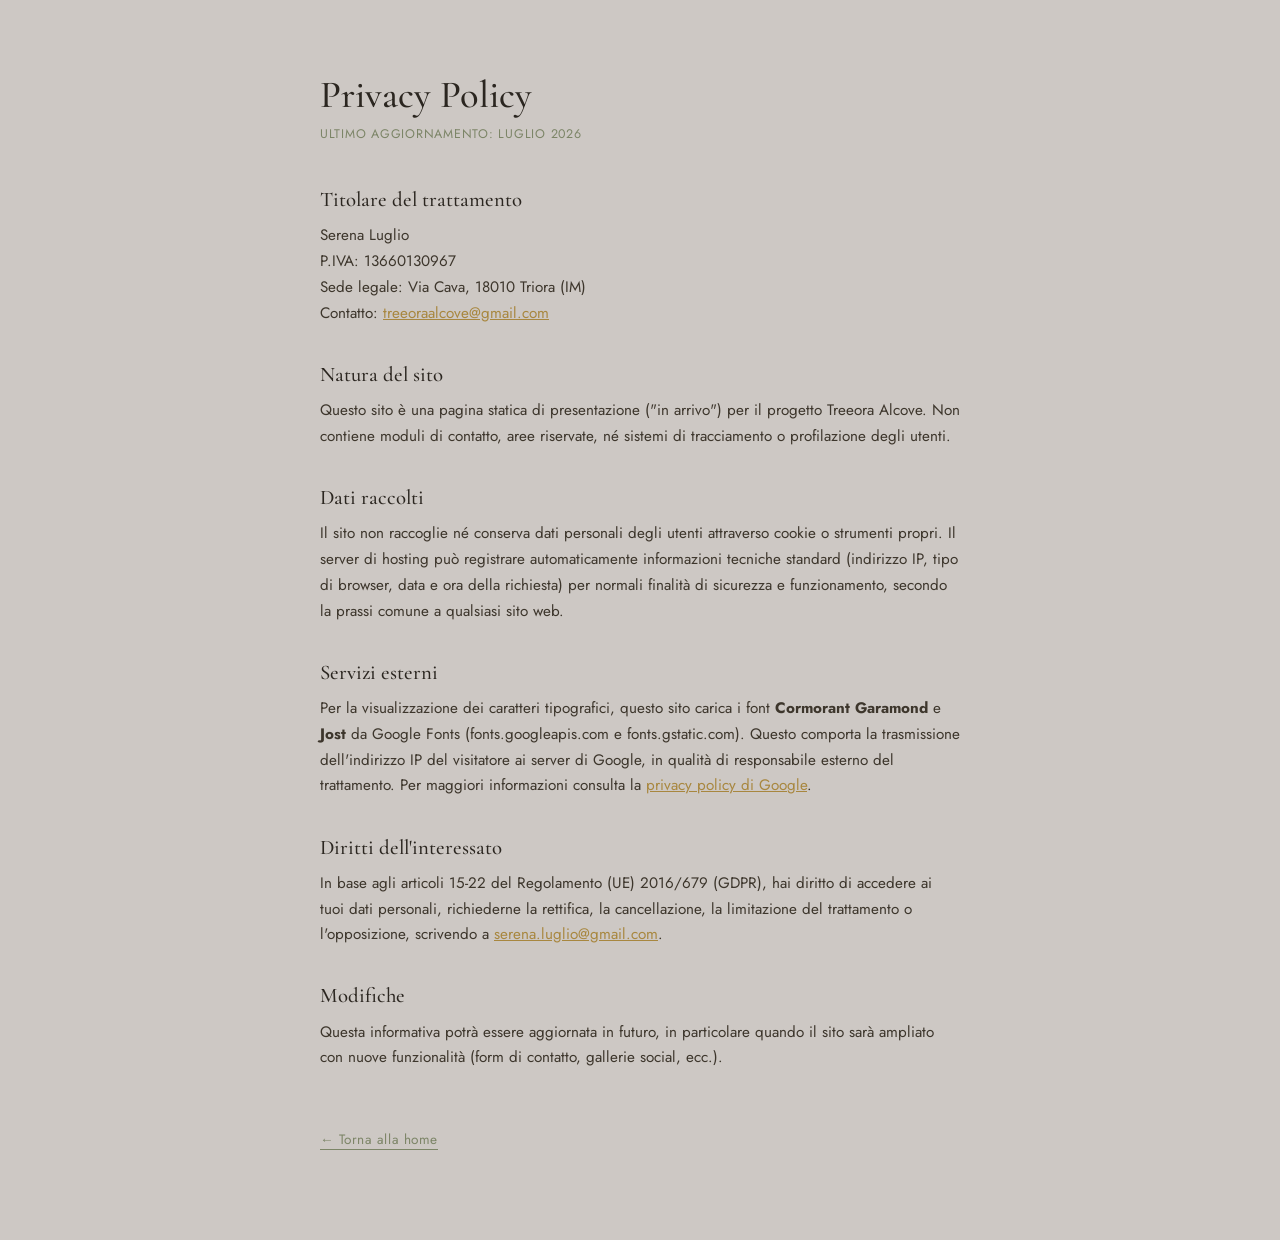
<file: privacy.html>
<!DOCTYPE html>
<html lang="it">
<head>
<meta charset="UTF-8">
<meta name="viewport" content="width=device-width, initial-scale=1.0">
<title>Privacy Policy — Treeora Alcove</title>
<link href="https://fonts.googleapis.com/css2?family=Cormorant+Garamond:ital,wght@0,400;0,500;1,400&family=Jost:wght@400;500&display=swap" rel="stylesheet">
<style>
  :root{
    --bg:#cdc8c4;
    --ink:#3d362c;
    --deep:#2b2620;
    --olive:#7c8567;
    --gold:#a8873f;
  }
  *{ box-sizing:border-box; }
  html,body{
    margin:0;
    background:var(--bg);
    color:var(--ink);
    font-family:'Jost', sans-serif;
  }
  body{
    display:flex;
    justify-content:center;
    padding:8vh 6vw 10vh;
  }
  main{
    max-width:640px;
    width:100%;
  }
  h1{
    font-family:'Cormorant Garamond', serif;
    font-weight:500;
    font-size:clamp(1.8rem, 4vw, 2.4rem);
    color:var(--deep);
    margin:0 0 0.4rem;
  }
  .updated{
    font-size:0.78rem;
    letter-spacing:0.06em;
    text-transform:uppercase;
    color:var(--olive);
    margin:0 0 2.6rem;
  }
  h2{
    font-family:'Cormorant Garamond', serif;
    font-weight:500;
    font-size:1.3rem;
    color:var(--deep);
    margin:2.2rem 0 0.7rem;
  }
  p, li{
    font-size:0.95rem;
    line-height:1.7;
    margin:0 0 1rem;
  }
  ul{ padding-left:1.2rem; }
  a{ color:var(--gold); }
  .placeholder{
    background:rgba(168,135,63,0.14);
    padding:0.1rem 0.4rem;
    border-radius:3px;
  }
  .back{
    display:inline-block;
    margin-top:2.6rem;
    font-size:0.85rem;
    letter-spacing:0.04em;
    color:var(--olive);
    text-decoration:none;
    border-bottom:1px solid var(--olive);
  }
</style>
</head>
<body>
<main>

  <h1>Privacy Policy</h1>
  <p class="updated">Ultimo aggiornamento: luglio 2026</p>

  <h2>Titolare del trattamento</h2>
  <p>
    Serena Luglio<br>
    P.IVA: 13660130967<br>
    Sede legale: Via Cava, 18010 Triora (IM)<br>
    Contatto: <a href="mailto:treeoraalcove@gmail.com">treeoraalcove@gmail.com</a>
  </p>

  <h2>Natura del sito</h2>
  <p>Questo sito è una pagina statica di presentazione ("in arrivo") per il progetto Treeora Alcove. Non contiene moduli di contatto, aree riservate, né sistemi di tracciamento o profilazione degli utenti.</p>

  <h2>Dati raccolti</h2>
  <p>Il sito non raccoglie né conserva dati personali degli utenti attraverso cookie o strumenti propri. Il server di hosting può registrare automaticamente informazioni tecniche standard (indirizzo IP, tipo di browser, data e ora della richiesta) per normali finalità di sicurezza e funzionamento, secondo la prassi comune a qualsiasi sito web.</p>

  <h2>Servizi esterni</h2>
  <p>Per la visualizzazione dei caratteri tipografici, questo sito carica i font <strong>Cormorant Garamond</strong> e <strong>Jost</strong> da Google Fonts (fonts.googleapis.com e fonts.gstatic.com). Questo comporta la trasmissione dell'indirizzo IP del visitatore ai server di Google, in qualità di responsabile esterno del trattamento. Per maggiori informazioni consulta la <a href="https://policies.google.com/privacy" target="_blank" rel="noopener">privacy policy di Google</a>.</p>

  <h2>Diritti dell'interessato</h2>
  <p>In base agli articoli 15-22 del Regolamento (UE) 2016/679 (GDPR), hai diritto di accedere ai tuoi dati personali, richiederne la rettifica, la cancellazione, la limitazione del trattamento o l'opposizione, scrivendo a <a href="mailto:serena.luglio@gmail.com">serena.luglio@gmail.com</a>.</p>

  <h2>Modifiche</h2>
  <p>Questa informativa potrà essere aggiornata in futuro, in particolare quando il sito sarà ampliato con nuove funzionalità (form di contatto, gallerie social, ecc.).</p>

  <a class="back" href="index.html">← Torna alla home</a>

</main>
</body>
</html>
</file>
